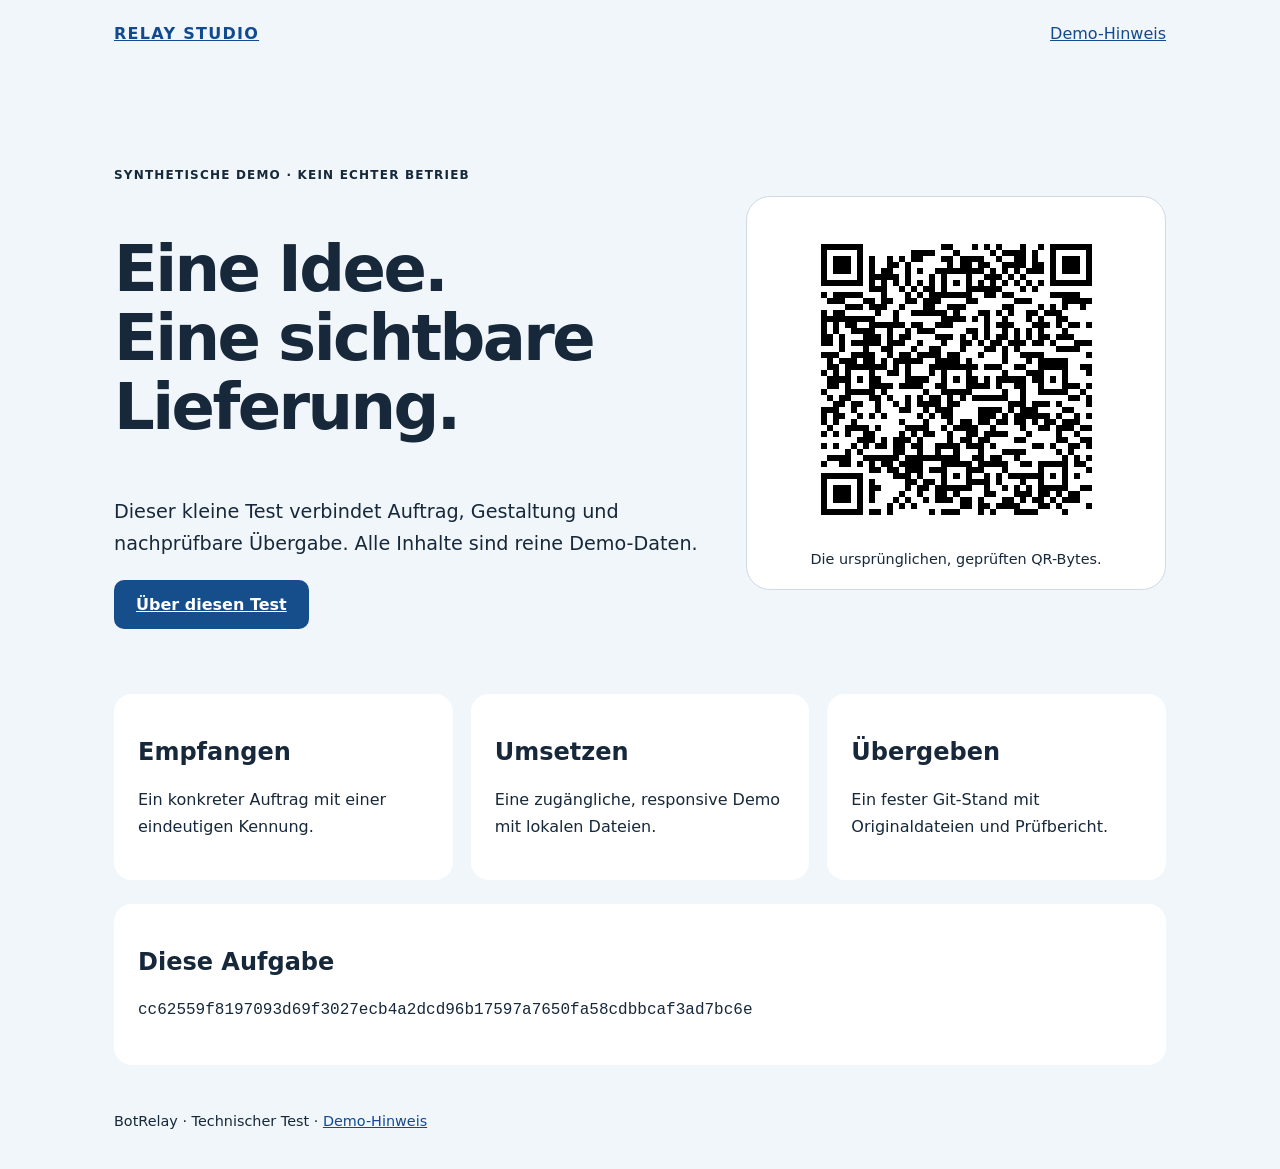
<file: index.html>
<!doctype html><html lang="de"><head><meta charset="utf-8"><meta name="viewport" content="width=device-width,initial-scale=1"><meta name="description" content="Synthetische Demo zur Prüfung einer BotRelay-Lieferung"><title>Relay Studio · Technische Demo</title><link rel="stylesheet" href="styles.css"></head><body><header><a href="index.html">RELAY STUDIO</a><a href="impressum.html">Demo-Hinweis</a></header><main><section class="hero"><div><p class="eyebrow">SYNTHETISCHE DEMO · KEIN ECHTER BETRIEB</p><h1>Eine Idee.<br>Eine sichtbare Lieferung.</h1><p class="intro">Dieser kleine Test verbindet Auftrag, Gestaltung und nachprüfbare Übergabe. Alle Inhalte sind reine Demo-Daten.</p><a class="button" href="impressum.html">Über diesen Test</a></div><figure><img src="assets/relay-qr.png" width="320" height="320" alt="QR-Code mit der eindeutigen Relay-Demo-Aufgabe"><figcaption>Die ursprünglichen, geprüften QR-Bytes.</figcaption></figure></section><section class="cards" aria-label="Prüfschritte"><article><h2>Empfangen</h2><p>Ein konkreter Auftrag mit einer eindeutigen Kennung.</p></article><article><h2>Umsetzen</h2><p>Eine zugängliche, responsive Demo mit lokalen Dateien.</p></article><article><h2>Übergeben</h2><p>Ein fester Git-Stand mit Originaldateien und Prüfbericht.</p></article></section><section class="receipt"><h2>Diese Aufgabe</h2><p class="proof">cc62559f8197093d69f3027ecb4a2dcd96b17597a7650fa58cdbbcaf3ad7bc6e</p></section></main><footer>BotRelay · Technischer Test · <a href="impressum.html">Demo-Hinweis</a></footer></body></html>
</file>
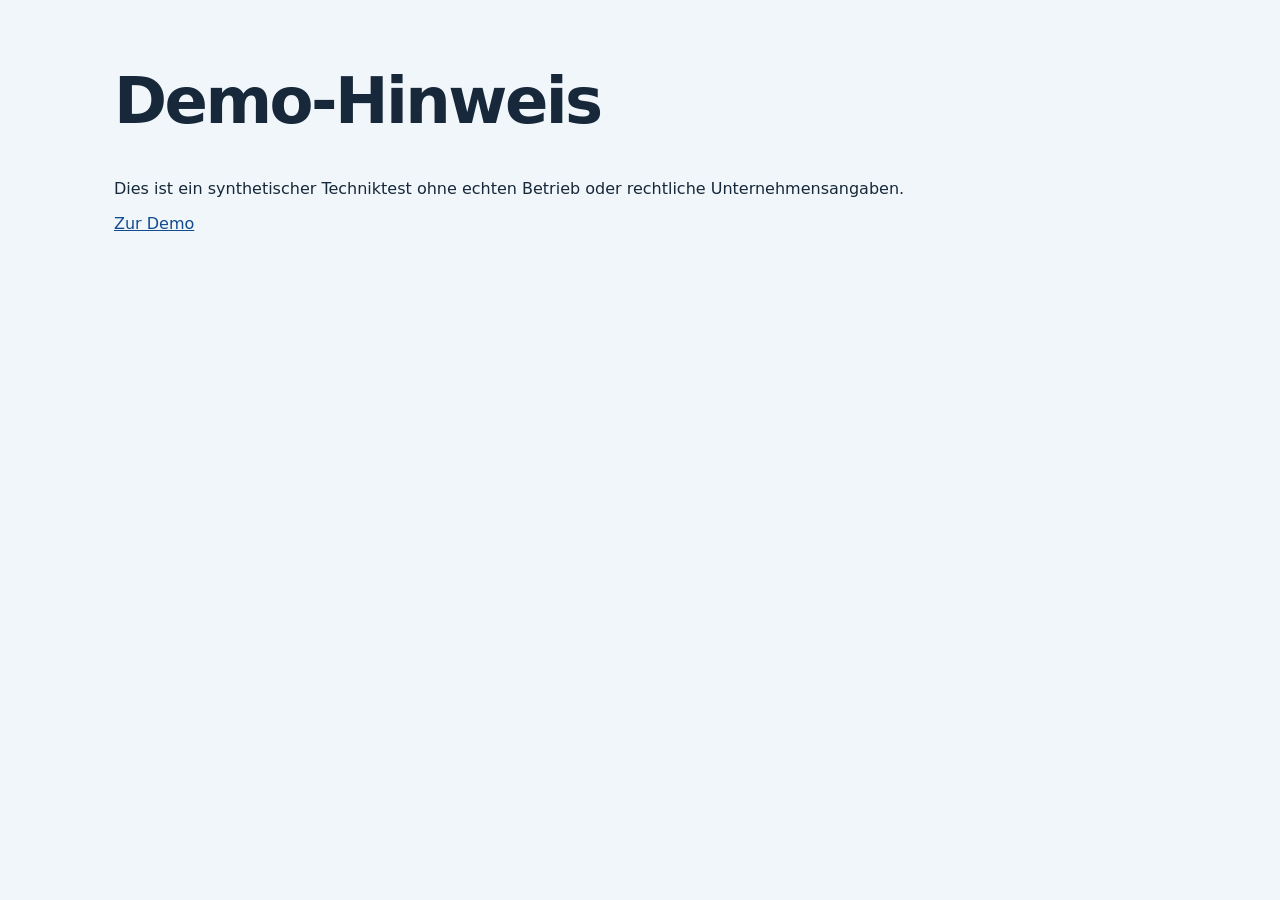
<file: impressum.html>
<!doctype html><html lang="de"><head><meta charset="utf-8"><meta name="viewport" content="width=device-width,initial-scale=1"><title>Demo-Hinweis · BotRelay</title><link rel="stylesheet" href="styles.css"></head><body><main><h1>Demo-Hinweis</h1><p>Dies ist ein synthetischer Techniktest ohne echten Betrieb oder rechtliche Unternehmensangaben.</p><a href="index.html">Zur Demo</a></main></body></html>
</file>
<file: styles.css>
:root{font-family:system-ui,sans-serif;color:#162839;background:#f1f6fb;font-synthesis:none}*{box-sizing:border-box}body{margin:0}a{color:#124a90}header,main,footer{max-width:1100px;margin:auto;padding:24px}header{display:flex;justify-content:space-between;gap:20px}header a:first-child{font-weight:800;letter-spacing:.08em}.hero{display:grid;grid-template-columns:1.4fr 1fr;align-items:center;gap:44px;padding:65px 0}h1{font-size:clamp(2.2rem,5vw,4.4rem);line-height:1.08;letter-spacing:-.04em}.eyebrow{font-size:.75rem;font-weight:750;letter-spacing:.1em}.intro{font-size:1.2rem;line-height:1.7;max-width:38rem}.button{display:inline-block;background:#164e8b;color:#fff;padding:15px 22px;border-radius:10px;font-weight:700}figure{margin:0;background:#fff;border:1px solid #cfdae5;border-radius:24px;padding:22px;text-align:center}img{display:block;max-width:100%;height:auto;margin:auto}figcaption{font-size:.9rem;margin-top:12px}.cards{display:grid;grid-template-columns:repeat(3,1fr);gap:18px}.cards article,.receipt{padding:24px;background:#fff;border-radius:18px}.cards p{line-height:1.7}.receipt{margin-top:24px}.proof{overflow-wrap:anywhere;font-family:ui-monospace,monospace;line-height:1.8}footer{font-size:.9rem;padding-bottom:40px}@media(max-width:760px){.hero{grid-template-columns:1fr;padding:28px 0}.cards{grid-template-columns:1fr}main,header,footer{padding:18px}h1{font-size:2.7rem}}
</file>
